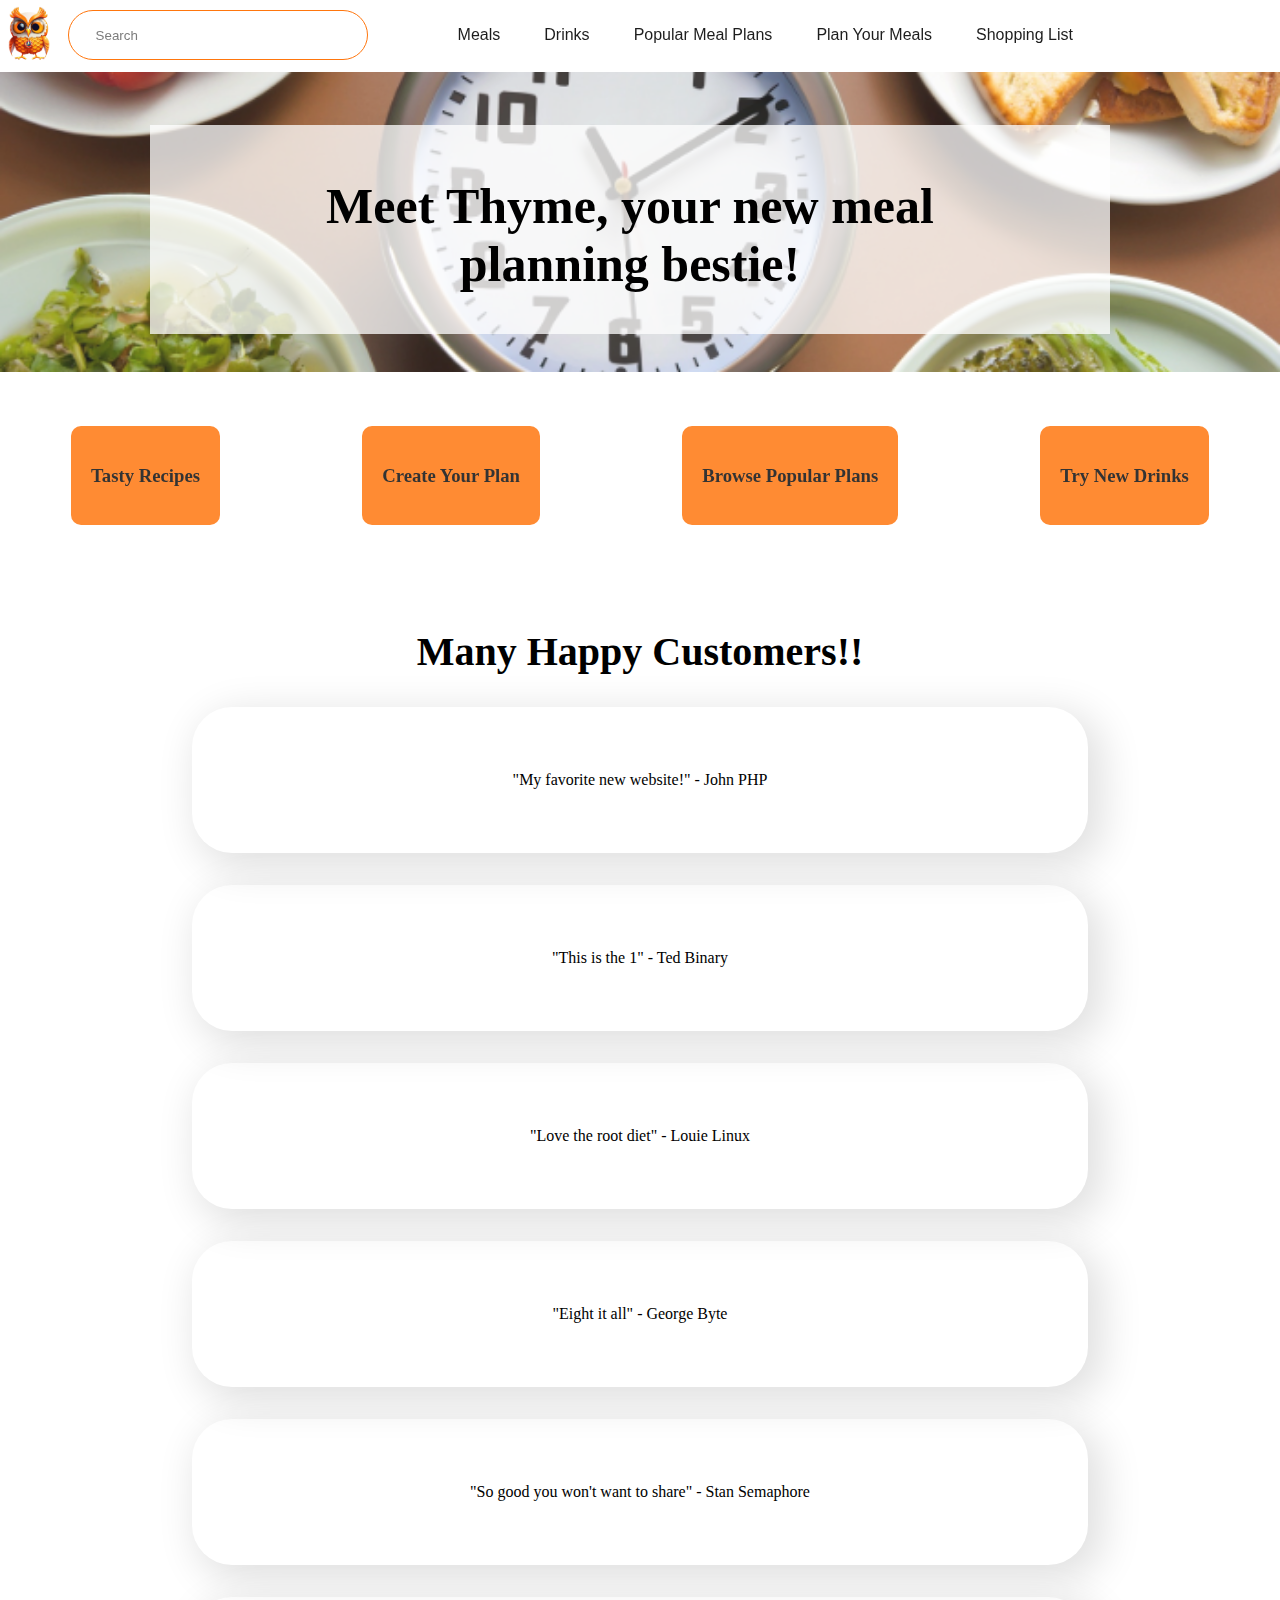
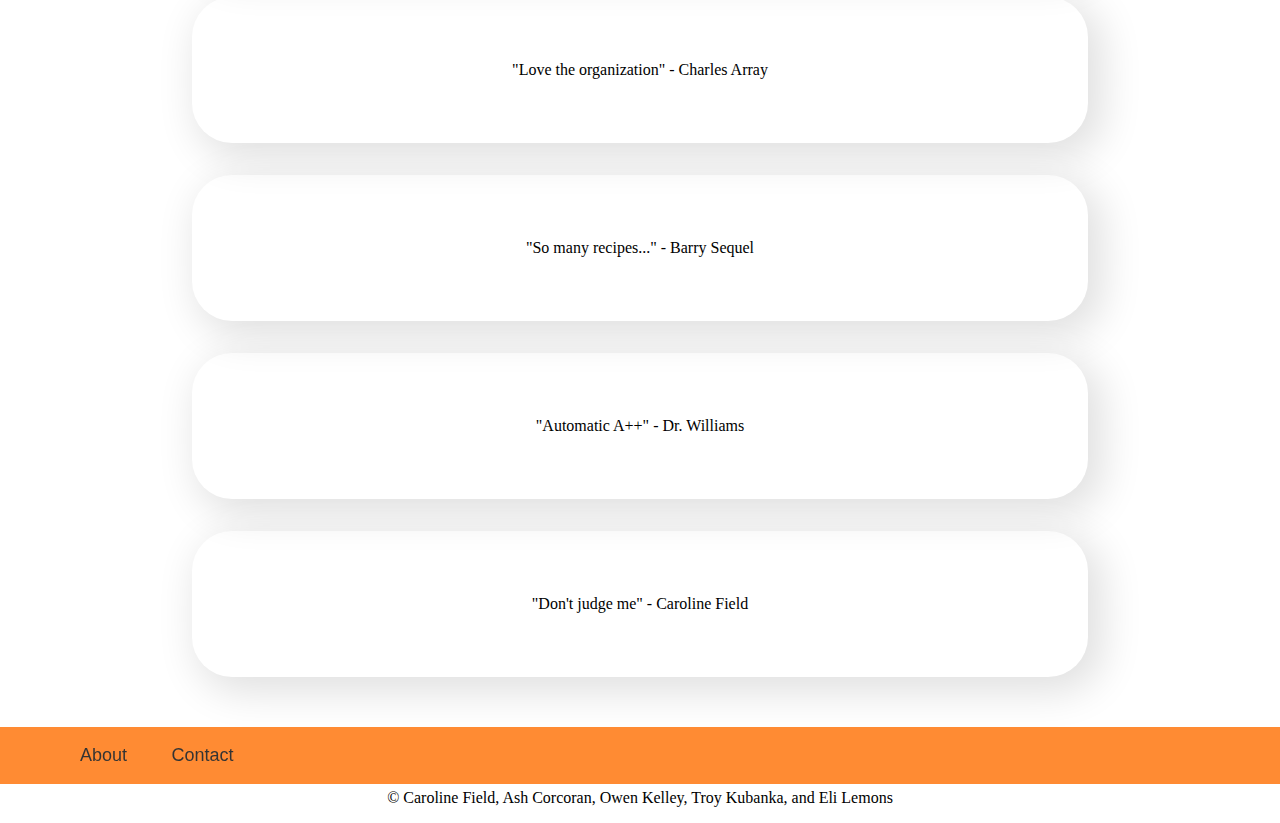
<file: index.html>
<!DOCTYPE html>
<html lang="en">
    <head>
        <title>Thyme</title>
        <link rel="icon" type="image/x-icon" href="./images/favicon.ico">
        <link rel="stylesheet" href="styles.css">
        <!-- cdnjs font-awesome for fonts/images like magnifier search -->
        <link rel="stylesheet" href="https://cdnjs.cloudflare.com/ajax/libs/font-awesome/6.5.2/css/all.min.css" 
        integrity="sha512-SnH5WK+bZxgPHs44uWIX+LLJAJ9/2PkPKZ5QiAj6Ta86w+fsb2TkcmfRyVX3pBnMFcV7oQPJkl9QevSCWr3W6A==" 
        crossorigin="anonymous" referrerpolicy="no-referrer" />
        <style>
          h2 {
     margin-left:auto;
     margin-right:auto;
     width: 75%;
     color: #000000;
     font-size: 50px;
  }

       .headerbox {
      position: absolute;
      top: 125px;
      left:150px;
      width: 75%;
       background-color:rgb(255 255 255 / 75%);
       }
        </style>

    </head>




    <nav>
	<img src="./images/thymeyboi_2.png" alt="a very cute orange owl" width="4.5%"/>
        <form class="input-container">

            <input type="text" class="input" placeholder="Search"/>
            <i class="fa-solid fa-magnifying-glass magnifier"></i>
        </form>
        <ul>
            <li><a href="all_meals.php">Meals</a></li>
	    <li><a href="all_drinks.php">Drinks</a></li>
            <li><a href="popularMealPlans.html">Popular Meal Plans</a></li>
            <li><a href="weekly_meal_plan.php">Plan Your Meals</a></li>
            <li><a href="shoppingList.php">Shopping List</a></li>
        </ul>
    </nav>

<body>
    <br>
    <br>
    <br>
    <br> 
   
  <div class="banner_image">
 
        <img class = "banner" src="images/foodclock.png" alt="" />
        <div class="headerbox">
	<h2> Meet Thyme, your new meal planning bestie!</h2> 
        </div>
  </div>
  <br>
  <br>
  <br>
  <div class="landing_2">

     <div class="icon_bin">

     <span class="fa-stack fa-lg" style="font-size:400%">
        <i class="fa fa-circle fa-stack-2x"></i>
        <i class="fa fa-burger fa-stack-1x"></i>
     </span> 
     <h3>Tasty Recipes</h3>
     </div>

     <div class="icon_bin">

     <span class="fa-stack fa-lg" style="font-size:400%">
        <i class="fa fa-circle fa-stack-2x"></i>
        <i class="fa fa-calendar fa-stack-1x" style="color:#ff6e00"></i>
     </span> 
     <h3>Create Your Plan</h3>
     </div>
  
     <div class="icon_bin">
     <span class="fa-stack fa-lg" style="font-size:400%">
        <i class="fa fa-circle fa-stack-2x"></i>
        <i class="fa fa-fire fa-stack-1x" style="color:#ff6e00"></i>
     </span> 
     <h3>Browse Popular Plans</h3>
     </div>
  
     <div class="icon_bin">
     <span class="fa-stack fa-lg" style="font-size:400%">
        <i class="fa fa-circle fa-stack-2x"></i>
        <i class="fa fa-martini-glass-citrus fa-stack-1x" style="color:#ff6e00"></i>
     </span> 
     <h3>Try New Drinks</h3>
     </div>
  
  </div>

  <br>
  <br>

    <main>
    </main>

    <h1> Many Happy Customers!! </h1>
    <div class="container" style="justify-content:center;margin-left:auto;margin-right:auto">
    <p> "My favorite new website!" - John PHP </p>
    </div>
    <div class="container" style="justify-content:center;margin-left:auto;margin-right:auto">
        <p>"This is the 1" - Ted Binary</p>
    </div>
    <div class="container" style="justify-content:center;margin-left:auto;margin-right:auto">
        <p>"Love the root diet" - Louie Linux</p>
    </div>
    <div class="container" style="justify-content:center;margin-left:auto;margin-right:auto">
        <p>"Eight it all" - George Byte</p>
    </div>
    <div class="container" style="justify-content:center;margin-left:auto;margin-right:auto">
        <p>"So good you won't want to share" - Stan Semaphore</p>
    </div>
    <div class="container" style="justify-content:center;margin-left:auto;margin-right:auto">
        <p>"Love the organization" - Charles Array</p>
    </div>
    <div class="container" style="justify-content:center;margin-left:auto;margin-right:auto">
        <p>"So many recipes..." - Barry Sequel</p>
    </div>
   
    <div class="container" style="justify-content:center;margin-left:auto;margin-right:auto">
        <p>"Automatic A++" - Dr. Williams</p>
    </div>

    <div class="container" style="justify-content:center;margin-left:auto;margin-right:auto">
        <p>"Don't judge me" - Caroline Field</p>
    </div>
  <br>
</body>

 <footer>
     <ul style="text-align: center; font-size: 18px;">
         <li><a href="about.html" style="text-decoration: none; color: black;">About<a></li>
         <li><a href="contact.html" style="text-decoration: none; color: black;">Contact</a></li>
     </ul>
    </footer>
        <p style="text-align: center; margin-top: 5px;
        ">&copy;<?php echo date("Y"); ?> Caroline Field, Ash Corcoran, Owen Kelley, Troy Kubanka, and Eli Lemons
        </p>

</html>
</file>
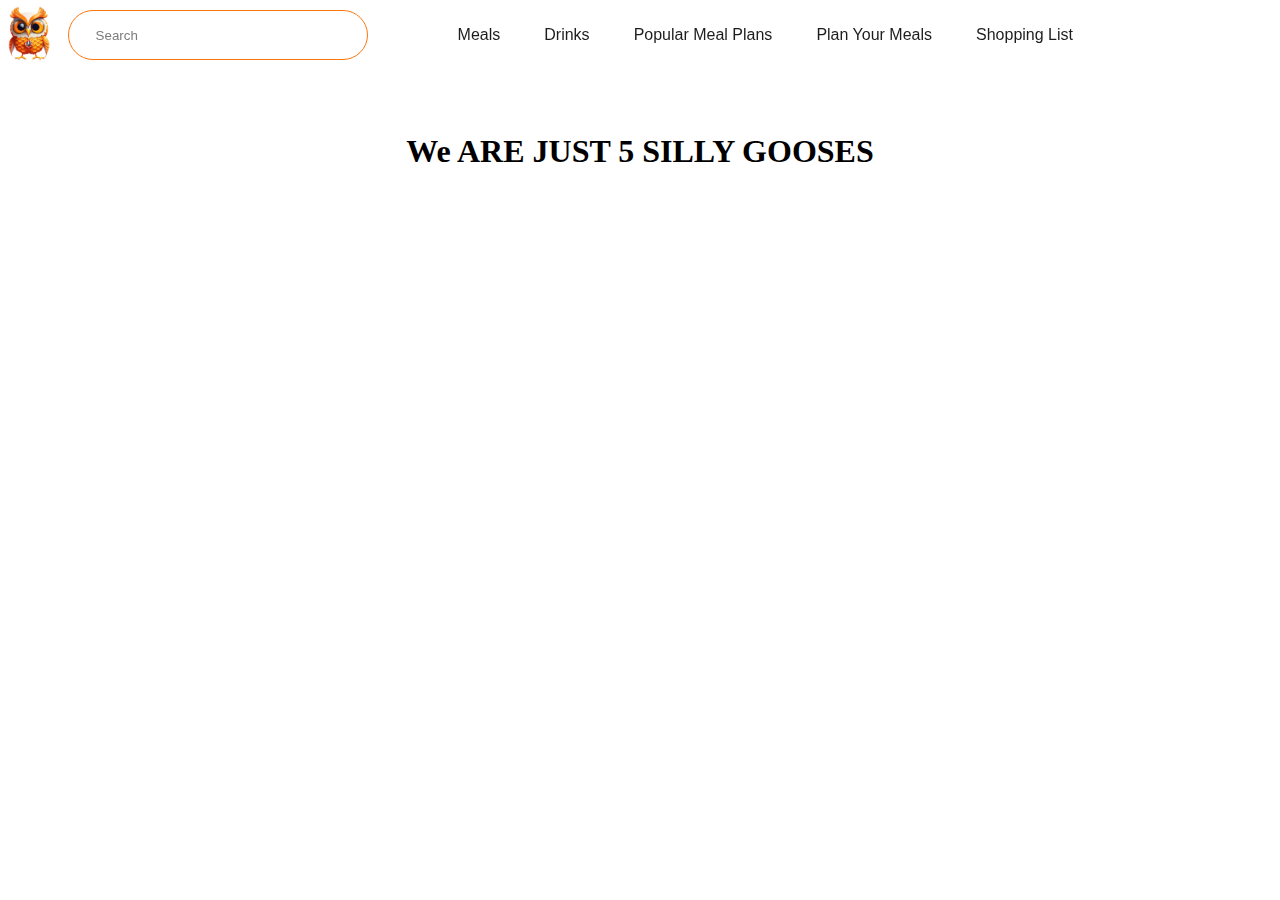
<file: about.html>
<!DOCTYPE html>
<html lang="en">
    <head>
        <title>Trending - MealPrep</title>
        <link rel="stylesheet" href="styles.css">
        <!-- cdnjs font-awesome for fonts/images like magnifier search -->
        <link rel="stylesheet" href="https://cdnjs.cloudflare.com/ajax/libs/font-awesome/6.5.2/css/all.min.css" 
        integrity="sha512-SnH5WK+bZxgPHs44uWIX+LLJAJ9/2PkPKZ5QiAj6Ta86w+fsb2TkcmfRyVX3pBnMFcV7oQPJkl9QevSCWr3W6A==" 
        crossorigin="anonymous" referrerpolicy="no-referrer" />
        <style>
        </style>

    </head>

<nav>
        <img src="./images/thymeyboi_2.png" alt="a very cute orange owl" width="4.5%"/>
         <form class="input-container">

             <input type="text" class="input" placeholder="Search"/>
             <i class="fa-solid fa-magnifying-glass magnifier"></i>
         </form>
         <ul>
             <li><a href="all_meals.php">Meals</a></li>
             <li><a href="all_drinks.php">Drinks</a></li>
             <li><a href="popularMealPlans.html">Popular Meal Plans</a></li>
             <li><a href="weekly_meal_plan.php">Plan Your Meals</a></li>
             <li><a href="shoppingList.php">Shopping List</a></li>
         </ul>
     </nav>
     <br>
     <br>
     <br>
     <br>
<body>

    
    <h1 style="font-size: 32px; text-align: center;"> We ARE JUST 5 SILLY GOOSES</h1>


</body>

</html>
</file>
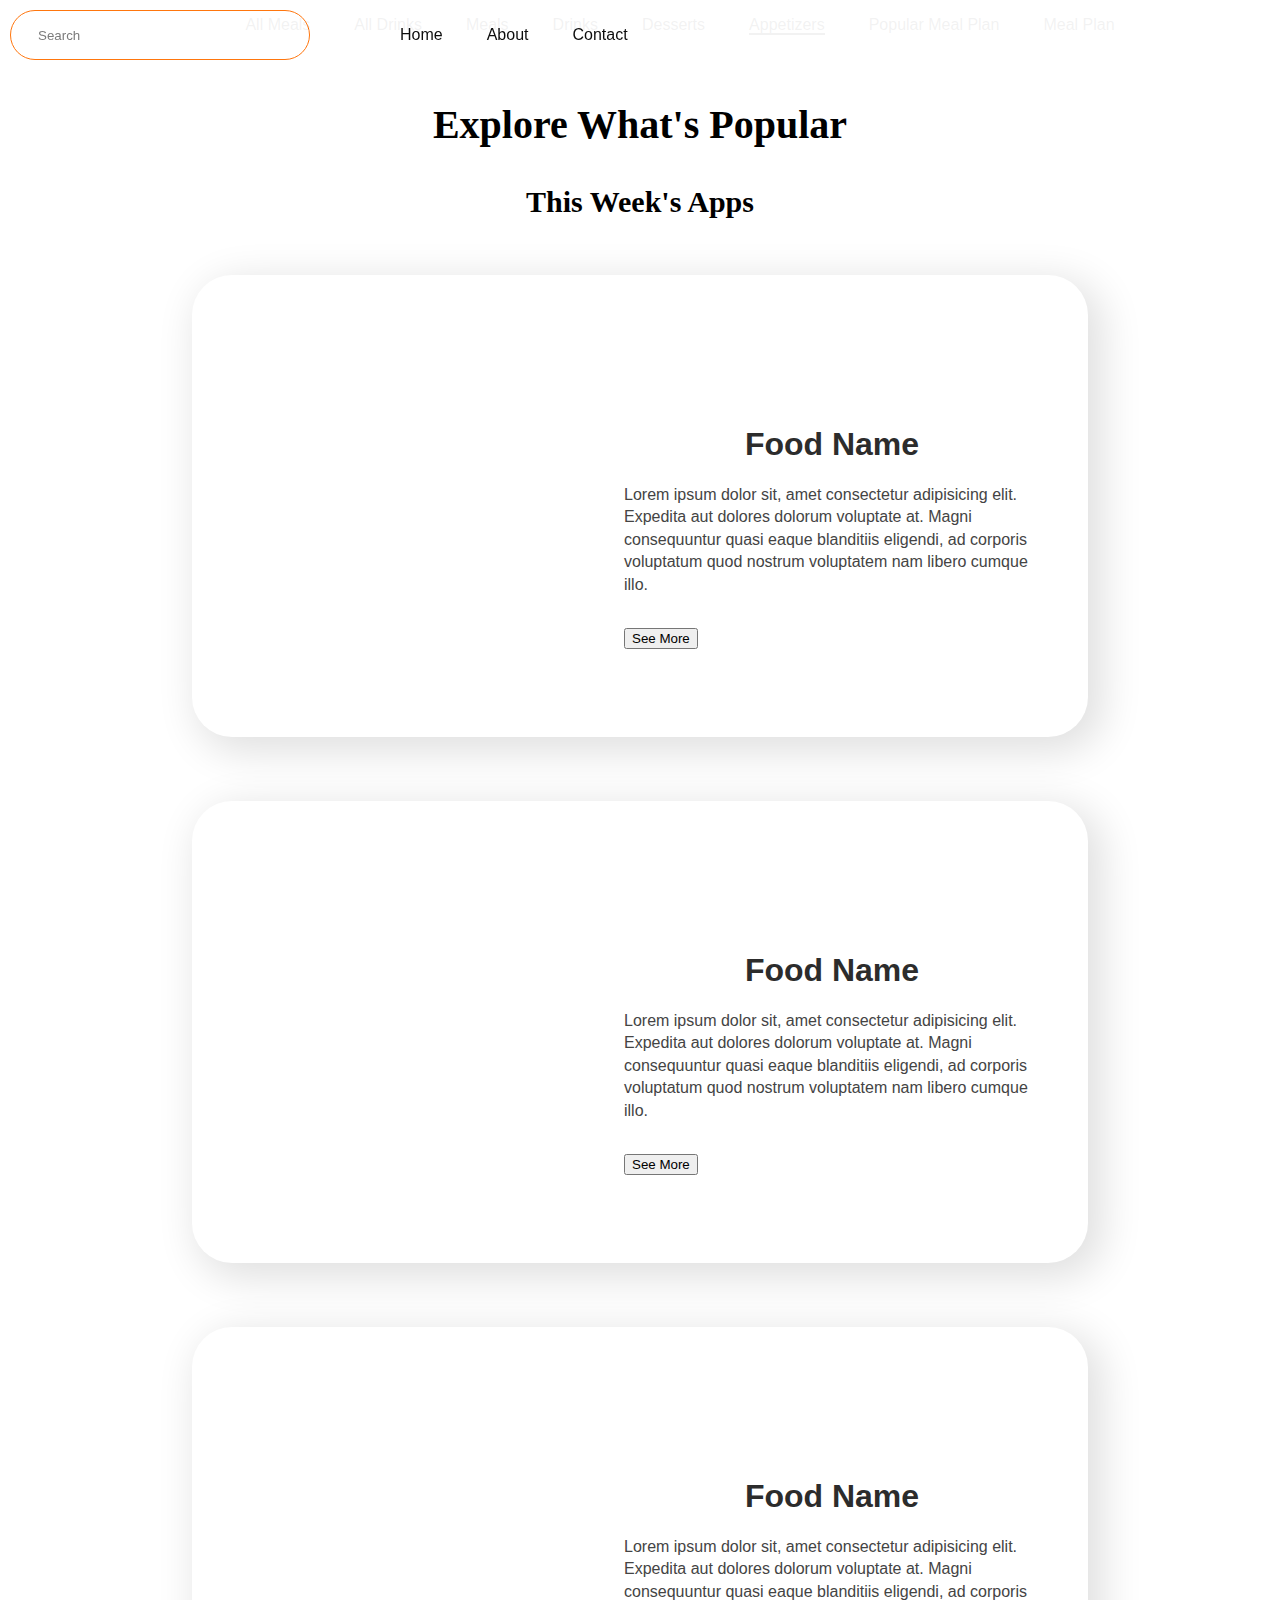
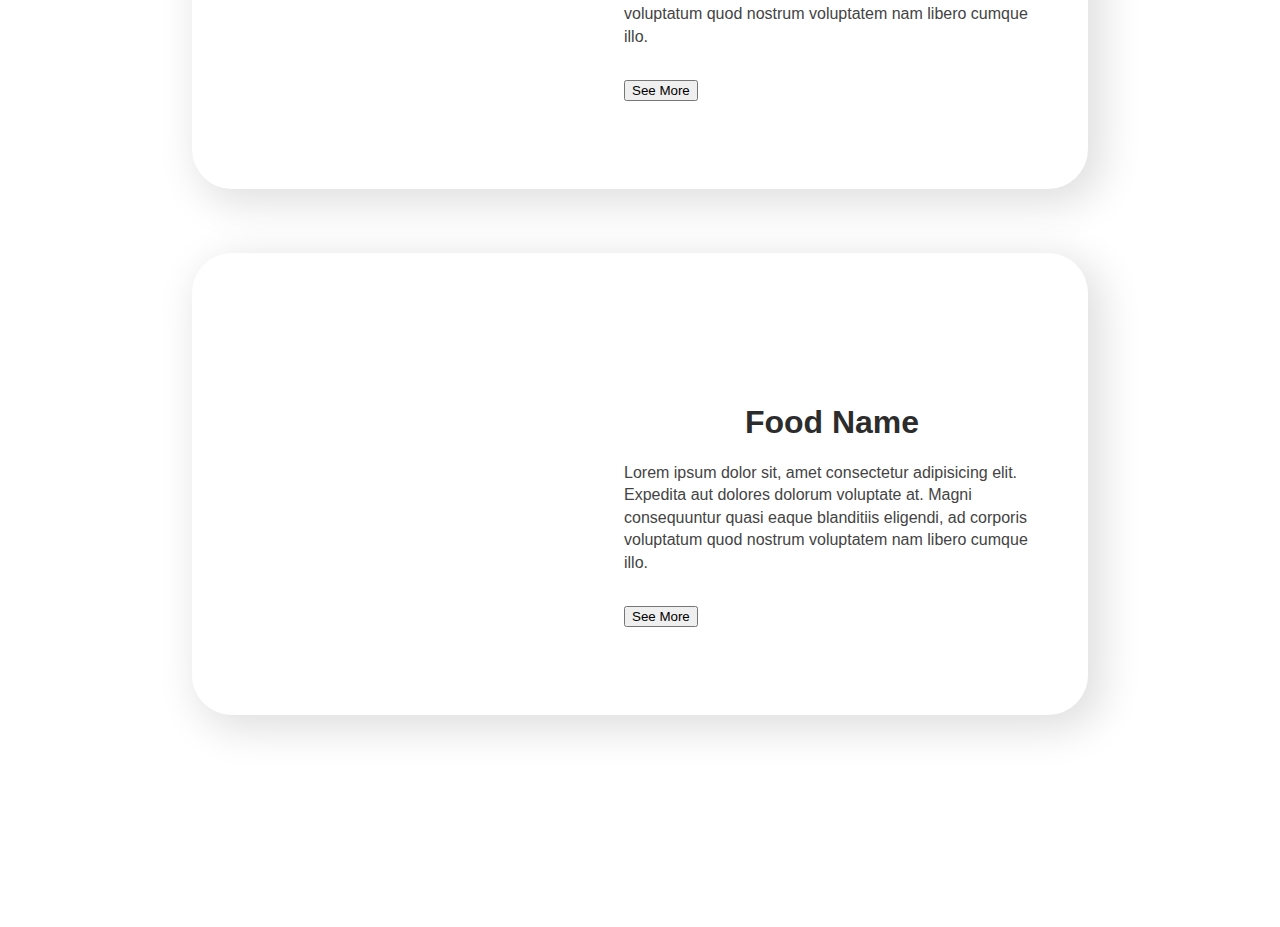
<file: popularApps.html>
<!DOCTYPE html>
<html lang="en">
    <head>
        <title>Trending - MealPrep</title>
        <link rel="stylesheet" href="styles.css">
        <!-- cdnjs font-awesome for fonts/images like magnifier search -->
        <link rel="stylesheet" href="https://cdnjs.cloudflare.com/ajax/libs/font-awesome/6.5.2/css/all.min.css" 
        integrity="sha512-SnH5WK+bZxgPHs44uWIX+LLJAJ9/2PkPKZ5QiAj6Ta86w+fsb2TkcmfRyVX3pBnMFcV7oQPJkl9QevSCWr3W6A==" 
        crossorigin="anonymous" referrerpolicy="no-referrer" />
        <style>
        </style>

    </head>


<body>


    <nav>
        <form class="input-container">
            <input type="text" class="input" placeholder="Search"/>
            <i class="fa-solid fa-magnifying-glass magnifier"></i>
        </form>

        <ul>
            <li>Home</li>
            <li>About</li>
            <li href="contact.html">Contact</li>
        </ul>
        <br>
    </nav>

    <ul style="text-align: center;">
        <li><a href="all_meals.php" style="text-decoration: none; color: black;">All Meals</a></li>
        <li><a href="all_drinks.php" style="text-decoration: none; color: black;">All Drinks</a></li>
        <li><a href="popularMeals.html" style="text-decoration: none; color: black;">Meals</a></li>
        <li><a href="popularDrinks.html" style="text-decoration: none; color: black;">Drinks</a></li>
        <li><a href="popularDesserts.html" style="text-decoration: none; color: black;">Desserts</a></li>
        <li><a href="" style="border-color: black; border-bottom: 2px solid; text-decoration: none; color: black;">Appetizers</a></li>
        <li><a href="popularMealPlans.html" style="text-decoration: none; color: black;">Popular Meal Plan</a></li>
        <li><a href="view_plan.php" style="text-decoration: none; color: black;">Meal Plan</a></li>
    </ul>
    <h1 style="text-align: center; padding-top: 40px; font-size: 40px; font-family: Cambria, Cochin, Georgia, Times, 'Times New Roman', serif;">Explore What's Popular</h1>
    <h2 style="text-align: center; padding-top: 10px; font-size: 30px; font-family: Cambria, Cochin, Georgia, Times, 'Times New Roman', serif;">This Week's Apps</h2>


    <main>
        <div class="container">
            <div class="img"></div>

            <div class="content-container">
                <h1 class="title">Food Name</h1>
                <p class="info">Lorem ipsum dolor sit, amet consectetur adipisicing elit. 
                    Expedita aut dolores dolorum voluptate at. Magni consequuntur quasi eaque blanditiis eligendi, 
                    ad corporis voluptatum quod nostrum voluptatem nam libero cumque illo.</p>
                <a href="#"><button> See More </button></a>

            </div>
        </div>
    </main>

    <main>
        <div class="container">
            <div class="img"></div>

            <div class="content-container">
                <h1 class="title">Food Name</h1>
                <p class="info">Lorem ipsum dolor sit, amet consectetur adipisicing elit. 
                    Expedita aut dolores dolorum voluptate at. Magni consequuntur quasi eaque blanditiis eligendi, 
                    ad corporis voluptatum quod nostrum voluptatem nam libero cumque illo.</p>
                <a href="#"><button> See More </button></a>
            </div>
        </div>
    </main>

    <main>
        <div class="container">
            <div class="img"></div>

            <div class="content-container">
                <h1 class="title">Food Name</h1>
                <p class="info">Lorem ipsum dolor sit, amet consectetur adipisicing elit. 
                    Expedita aut dolores dolorum voluptate at. Magni consequuntur quasi eaque blanditiis eligendi, 
                    ad corporis voluptatum quod nostrum voluptatem nam libero cumque illo.</p>
                <a href="#"><button> See More </button></a>
            </div>
        </div>
    </main>

    <main>
        <div class="container">
            <div class="img"></div>

            <div class="content-container">
                <h1 class="title">Food Name</h1>
                <p class="info">Lorem ipsum dolor sit, amet consectetur adipisicing elit. 
                    Expedita aut dolores dolorum voluptate at. Magni consequuntur quasi eaque blanditiis eligendi, 
                    ad corporis voluptatum quod nostrum voluptatem nam libero cumque illo.</p>
                <a href="#"><button> See More </button></a>
            </div>
        </div>
    </main>

    <section class="ingredients"></section>


</body>

</html>
</file>
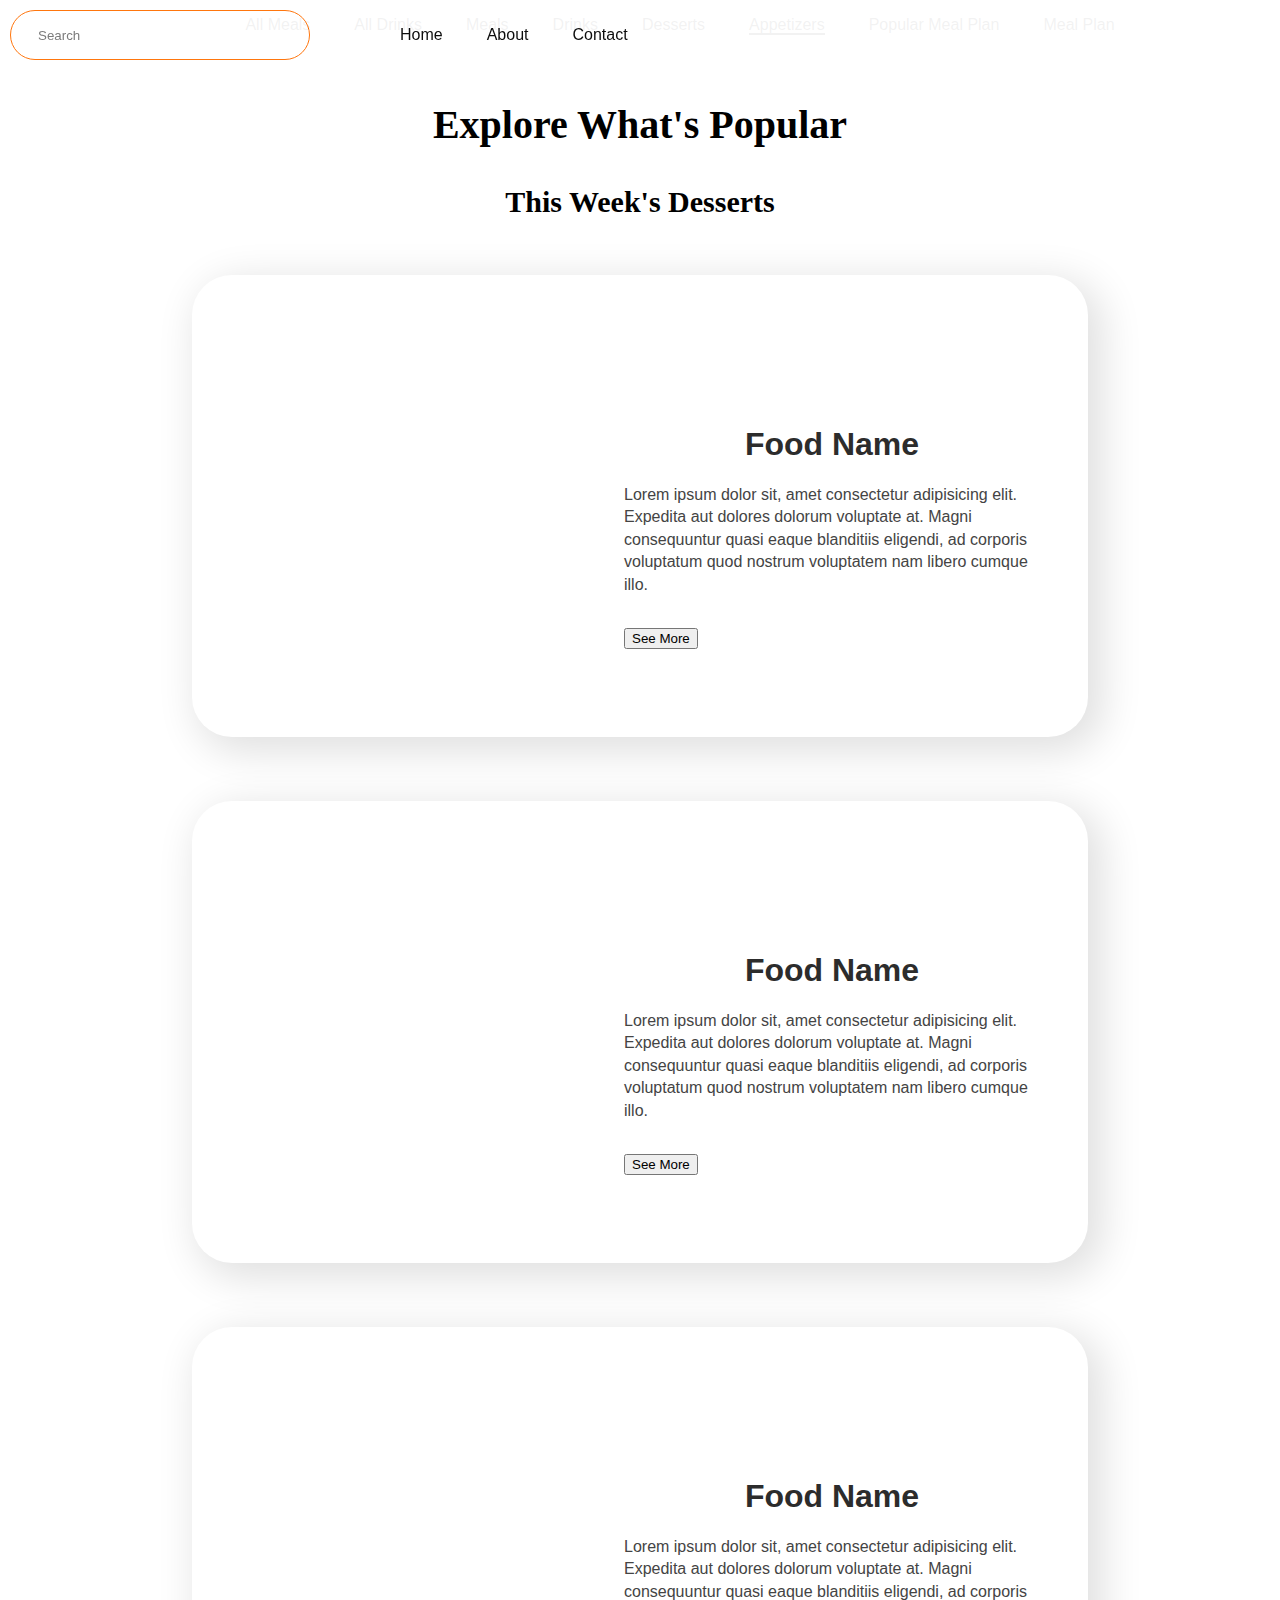
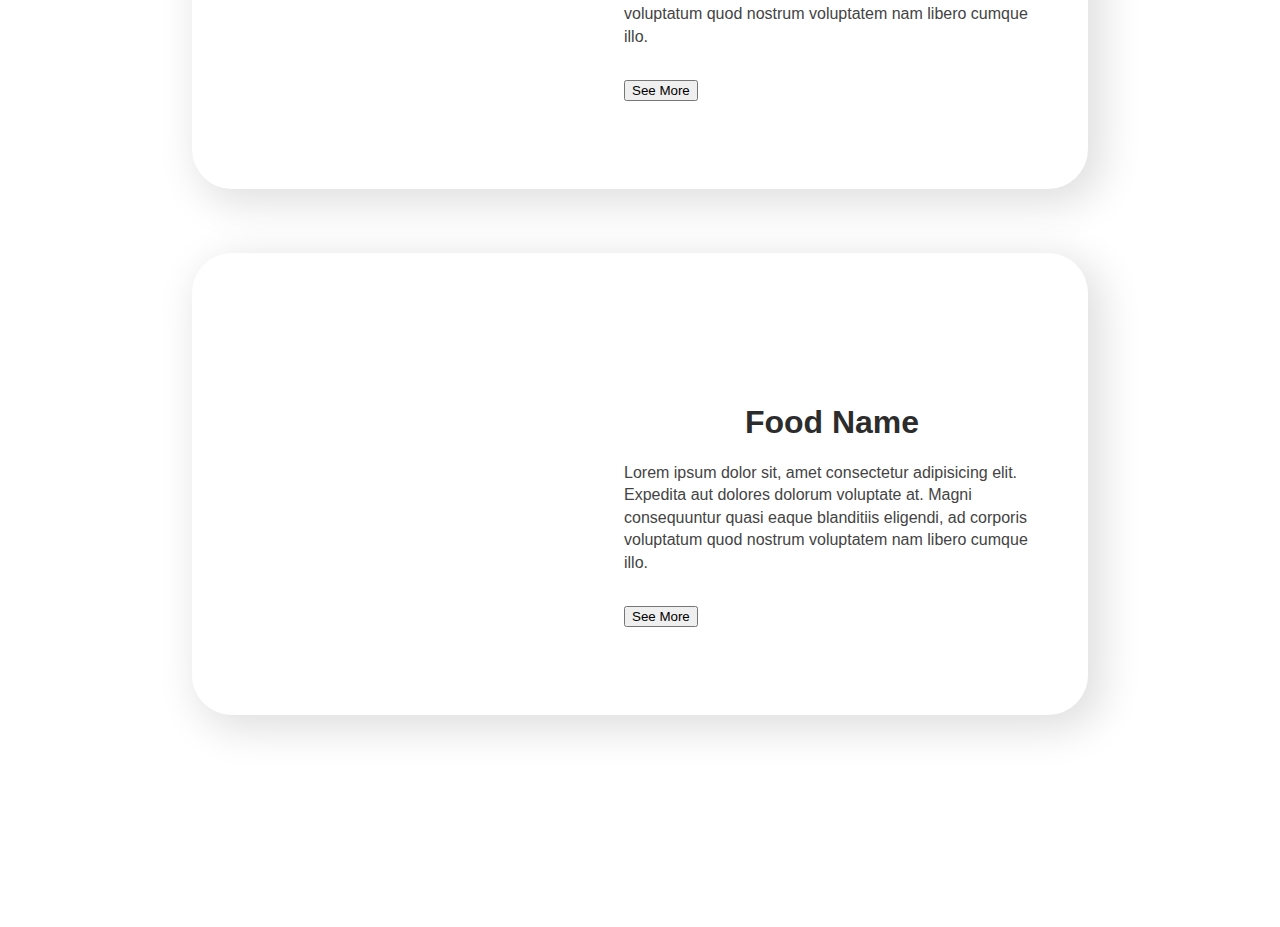
<file: popularDesserts.html>
<!DOCTYPE html>
<html lang="en">
    <head>
        <title>Trending - MealPrep</title>
        <link rel="stylesheet" href="styles.css">
        <!-- cdnjs font-awesome for fonts/images like magnifier search -->
        <link rel="stylesheet" href="https://cdnjs.cloudflare.com/ajax/libs/font-awesome/6.5.2/css/all.min.css" 
        integrity="sha512-SnH5WK+bZxgPHs44uWIX+LLJAJ9/2PkPKZ5QiAj6Ta86w+fsb2TkcmfRyVX3pBnMFcV7oQPJkl9QevSCWr3W6A==" 
        crossorigin="anonymous" referrerpolicy="no-referrer" />
        <style>
        </style>

    </head>


<body>


    <nav>
        <form class="input-container">
            <input type="text" class="input" placeholder="Search"/>
            <i class="fa-solid fa-magnifying-glass magnifier"></i>
        </form>

        <ul>
            <li>Home</li>
            <li>About</li>
            <li href="contact.html">Contact</li>
        </ul>
        <br>
    </nav>

    <ul style="text-align: center;">
        <li><a href="all_meals.php" style="text-decoration: none; color: black;">All Meals</a></li>
        <li><a href="all_drinks.php" style="text-decoration: none; color: black;">All Drinks</a></li>
        <li><a href="popularMeals.html" style="text-decoration: none; color: black;">Meals</a></li>
        <li><a href="popularDrinks.html" style="text-decoration: none; color: black;">Drinks</a></li>
        <li><a href="popularDesserts.html" style="text-decoration: none; color: black;">Desserts</a></li>
        <li><a href="" style="border-color: black; border-bottom: 2px solid; text-decoration: none; color: black;">Appetizers</a></li>
        <li><a href="popularMealPlans.html" style="text-decoration: none; color: black;">Popular Meal Plan</a></li>
        <li><a href="view_plan.php" style="text-decoration: none; color: black;">Meal Plan</a></li>
    </ul>

    <h1 style="text-align: center; padding-top: 40px; font-size: 40px; font-family: Cambria, Cochin, Georgia, Times, 'Times New Roman', serif;">Explore What's Popular</h1>
    <h2 style="text-align: center; padding-top: 10px; font-size: 30px; font-family: Cambria, Cochin, Georgia, Times, 'Times New Roman', serif;">This Week's Desserts</h2>


    <main>
        <div class="container">
            <div class="img"></div>

            <div class="content-container">
                <h1 class="title">Food Name</h1>
                <p class="info">Lorem ipsum dolor sit, amet consectetur adipisicing elit. 
                    Expedita aut dolores dolorum voluptate at. Magni consequuntur quasi eaque blanditiis eligendi, 
                    ad corporis voluptatum quod nostrum voluptatem nam libero cumque illo.</p>
                <a href="#"><button> See More </button></a>

            </div>
        </div>
    </main>

    <main>
        <div class="container">
            <div class="img"></div>

            <div class="content-container">
                <h1 class="title">Food Name</h1>
                <p class="info">Lorem ipsum dolor sit, amet consectetur adipisicing elit. 
                    Expedita aut dolores dolorum voluptate at. Magni consequuntur quasi eaque blanditiis eligendi, 
                    ad corporis voluptatum quod nostrum voluptatem nam libero cumque illo.</p>
                <a href="#"><button> See More </button></a>

            </div>
        </div>
    </main>

    <main>
        <div class="container">
            <div class="img"></div>

            <div class="content-container">
                <h1 class="title">Food Name</h1>
                <p class="info">Lorem ipsum dolor sit, amet consectetur adipisicing elit. 
                    Expedita aut dolores dolorum voluptate at. Magni consequuntur quasi eaque blanditiis eligendi, 
                    ad corporis voluptatum quod nostrum voluptatem nam libero cumque illo.</p>
                <a href="#"><button> See More </button></a>

            </div>
        </div>
    </main>

    <main>
        <div class="container">
            <div class="img"></div>

            <div class="content-container">
                <h1 class="title">Food Name</h1>
                <p class="info">Lorem ipsum dolor sit, amet consectetur adipisicing elit. 
                    Expedita aut dolores dolorum voluptate at. Magni consequuntur quasi eaque blanditiis eligendi, 
                    ad corporis voluptatum quod nostrum voluptatem nam libero cumque illo.</p>
                <a href="#"><button> See More </button></a>

            </div>
        </div>
    </main>

    <section class="ingredients"></section>


</body>

</html>
</file>
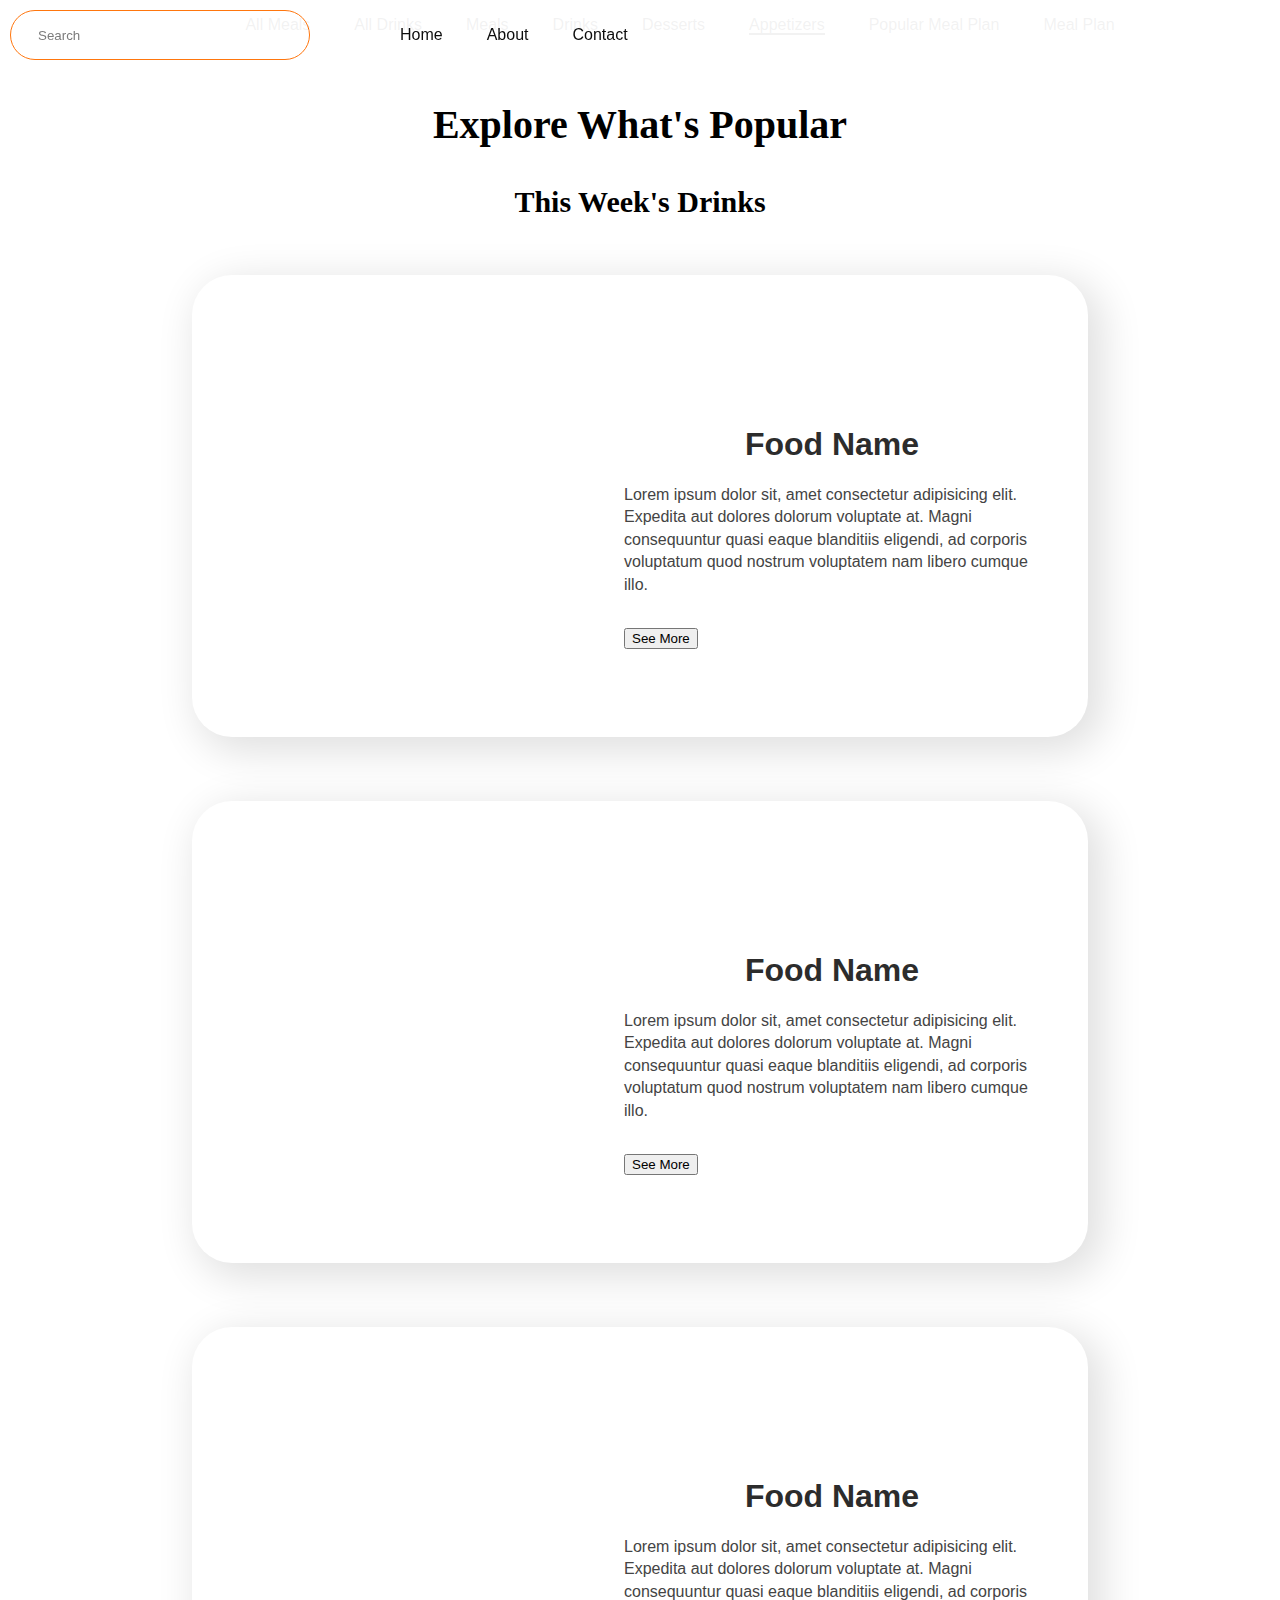
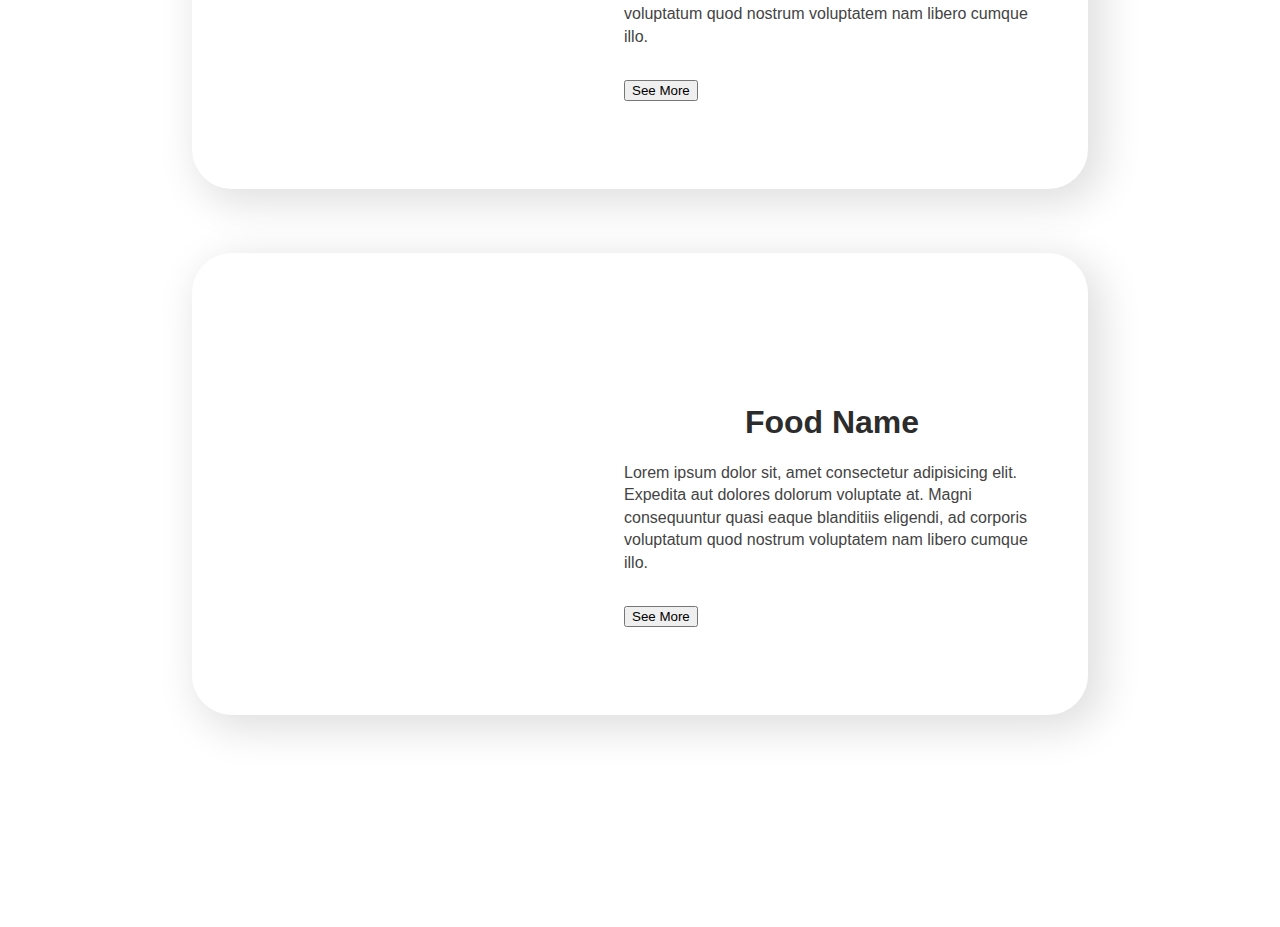
<file: popularDrinks.html>
<!DOCTYPE html>
<html lang="en">
    <head>
        <title>Trending - MealPrep</title>
        <link rel="stylesheet" href="styles.css">
        <!-- cdnjs font-awesome for fonts/images like magnifier search -->
        <link rel="stylesheet" href="https://cdnjs.cloudflare.com/ajax/libs/font-awesome/6.5.2/css/all.min.css" 
        integrity="sha512-SnH5WK+bZxgPHs44uWIX+LLJAJ9/2PkPKZ5QiAj6Ta86w+fsb2TkcmfRyVX3pBnMFcV7oQPJkl9QevSCWr3W6A==" 
        crossorigin="anonymous" referrerpolicy="no-referrer" />
        <style>
        </style>

    </head>


<body>


    <nav>
        <form class="input-container">
            <input type="text" class="input" placeholder="Search"/>
            <i class="fa-solid fa-magnifying-glass magnifier"></i>
        </form>

        <ul>
            <li>Home</li>
            <li>About</li>
            <li href="contact.html">Contact</li>
        </ul>
        <br>
    </nav>

    <ul style="text-align: center;">
        <li><a href="all_meals.php" style="text-decoration: none; color: black;">All Meals</a></li>
        <li><a href="all_drinks.php" style="text-decoration: none; color: black;">All Drinks</a></li>
        <li><a href="popularMeals.html" style="text-decoration: none; color: black;">Meals</a></li>
        <li><a href="popularDrinks.html" style="text-decoration: none; color: black;">Drinks</a></li>
        <li><a href="popularDesserts.html" style="text-decoration: none; color: black;">Desserts</a></li>
        <li><a href="" style="border-color: black; border-bottom: 2px solid; text-decoration: none; color: black;">Appetizers</a></li>
        <li><a href="popularMealPlans.html" style="text-decoration: none; color: black;">Popular Meal Plan</a></li>
        <li><a href="view_plan.php" style="text-decoration: none; color: black;">Meal Plan</a></li>
    </ul>

    <h1 style="text-align: center; padding-top: 40px; font-size: 40px; font-family: Cambria, Cochin, Georgia, Times, 'Times New Roman', serif;">Explore What's Popular</h1>
    <h2 style="text-align: center; padding-top: 10px; font-size: 30px; font-family: Cambria, Cochin, Georgia, Times, 'Times New Roman', serif;">This Week's Drinks</h2>

    <main>
        <div class="container">
            <div class="img"></div>

            <div class="content-container">
                <h1 class="title">Food Name</h1>
                <p class="info">Lorem ipsum dolor sit, amet consectetur adipisicing elit. 
                    Expedita aut dolores dolorum voluptate at. Magni consequuntur quasi eaque blanditiis eligendi, 
                    ad corporis voluptatum quod nostrum voluptatem nam libero cumque illo.</p>
                <a href="#"><button> See More </button></a>
            </div>
        </div>
    </main>

    <main>
        <div class="container">
            <div class="img"></div>

            <div class="content-container">
                <h1 class="title">Food Name</h1>
                <p class="info">Lorem ipsum dolor sit, amet consectetur adipisicing elit. 
                    Expedita aut dolores dolorum voluptate at. Magni consequuntur quasi eaque blanditiis eligendi, 
                    ad corporis voluptatum quod nostrum voluptatem nam libero cumque illo.</p>
                <a href="#"><button> See More </button></a>

            </div>
        </div>
    </main>

    <main>
        <div class="container">
            <div class="img"></div>

            <div class="content-container">
                <h1 class="title">Food Name</h1>
                <p class="info">Lorem ipsum dolor sit, amet consectetur adipisicing elit. 
                    Expedita aut dolores dolorum voluptate at. Magni consequuntur quasi eaque blanditiis eligendi, 
                    ad corporis voluptatum quod nostrum voluptatem nam libero cumque illo.</p>
                <a href="#"><button> See More </button></a>

            </div>
        </div>
    </main>

    <main>
        <div class="container">
            <div class="img"></div>

            <div class="content-container">
                <h1 class="title">Food Name</h1>
                <p class="info">Lorem ipsum dolor sit, amet consectetur adipisicing elit. 
                    Expedita aut dolores dolorum voluptate at. Magni consequuntur quasi eaque blanditiis eligendi, 
                    ad corporis voluptatum quod nostrum voluptatem nam libero cumque illo.</p>
                <a href="#"><button> See More </button></a>

            </div>
        </div>
    </main>

    <section class="ingredients"></section>







</body>

</html>
</file>
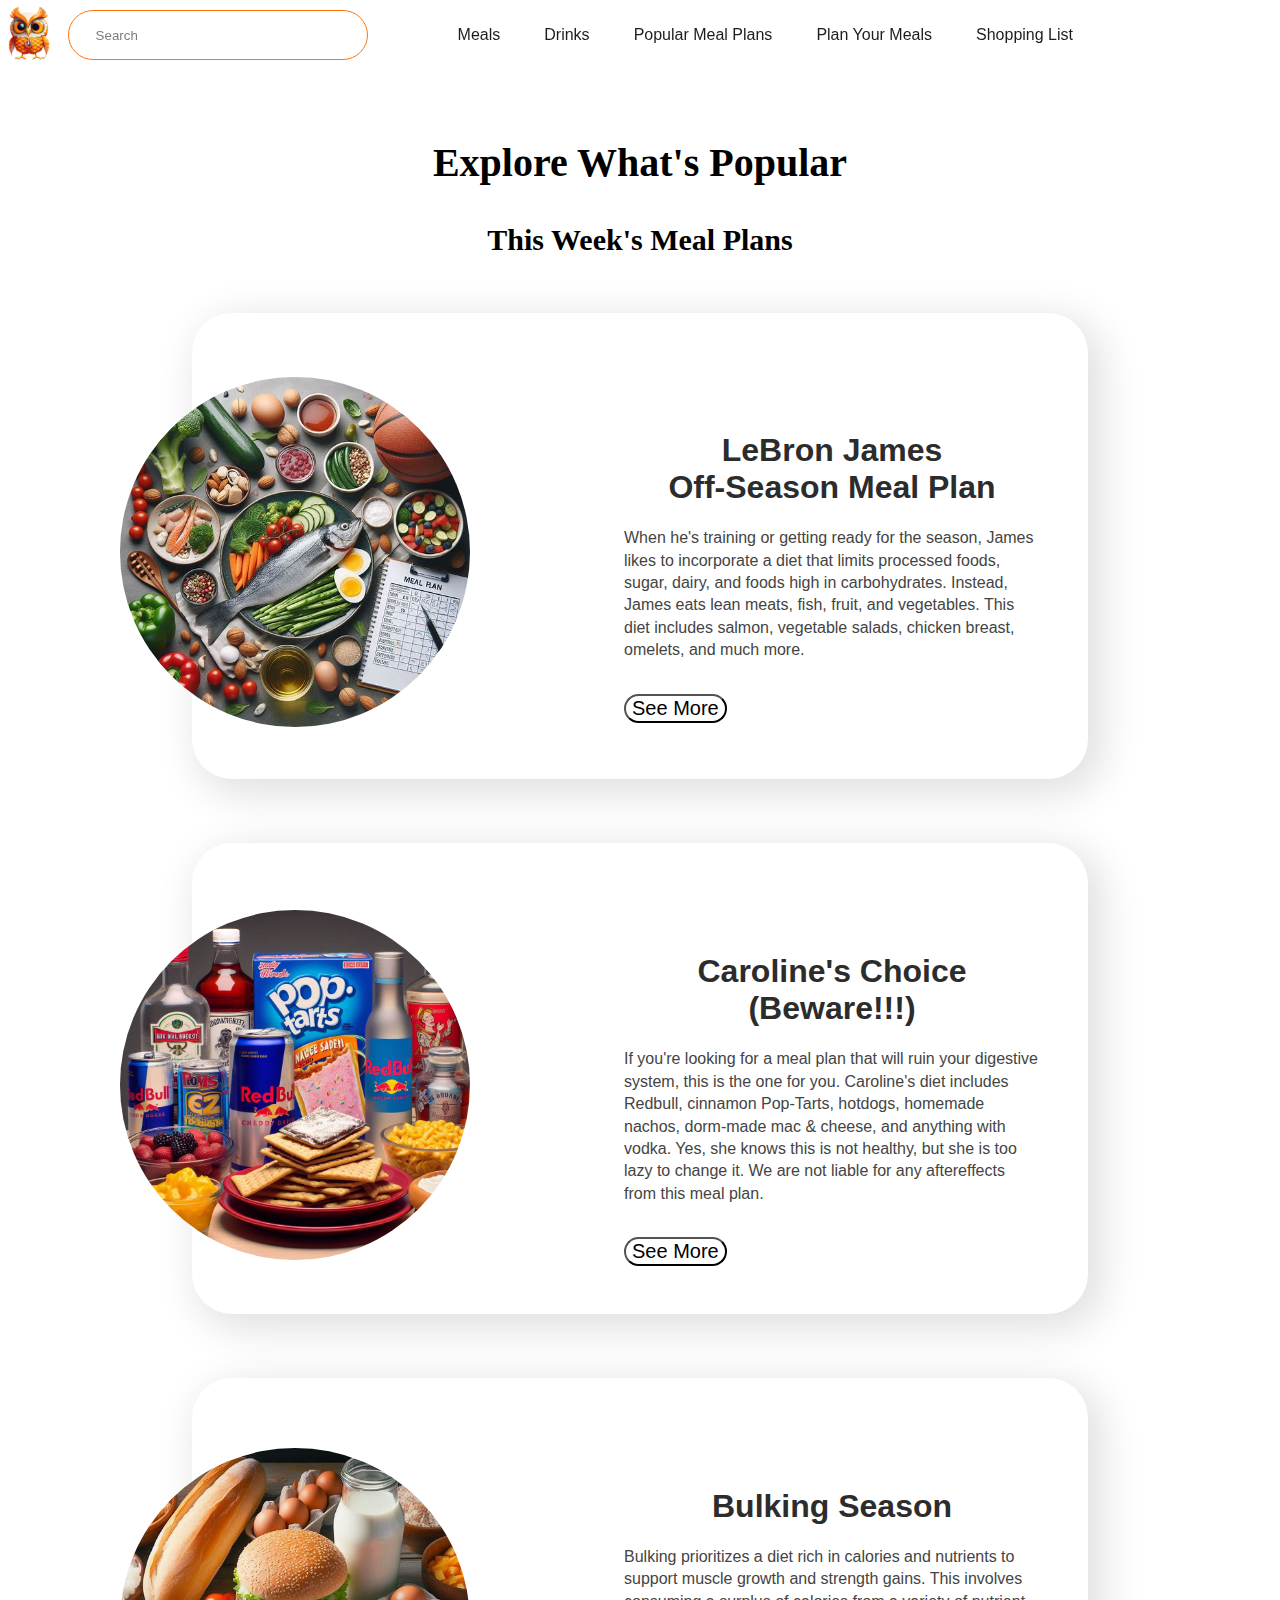
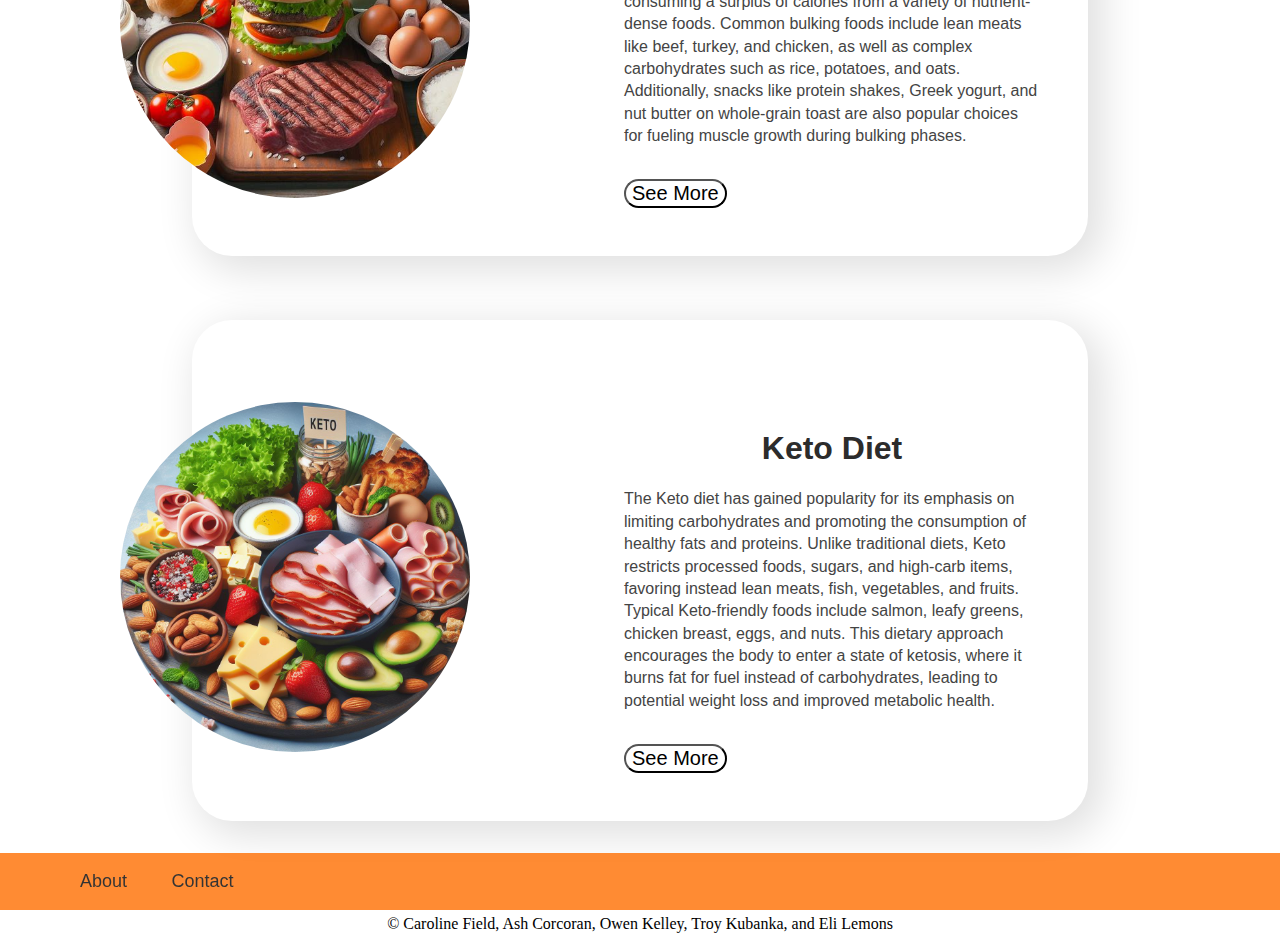
<file: popularMealPlans.html>
<!DOCTYPE html>
<html lang="en">
    <head>
        <title>Trending - MealPrep</title>
        <link rel="stylesheet" href="styles.css">
        <!-- cdnjs font-awesome for fonts/images like magnifier search -->
        <link rel="stylesheet" href="https://cdnjs.cloudflare.com/ajax/libs/font-awesome/6.5.2/css/all.min.css" 
        integrity="sha512-SnH5WK+bZxgPHs44uWIX+LLJAJ9/2PkPKZ5QiAj6Ta86w+fsb2TkcmfRyVX3pBnMFcV7oQPJkl9QevSCWr3W6A==" 
        crossorigin="anonymous" referrerpolicy="no-referrer" />
        <style>
        </style>

    </head>


<body>

    
 <nav>
	<img src="./images/thymeyboi_2.png" alt="a very cute orange owl" width="4.5%"/>
        <form class="input-container">

            <input type="text" class="input" placeholder="Search"/>
            <i class="fa-solid fa-magnifying-glass magnifier"></i>
        </form>
        <ul>
            <li><a href="all_meals.php">Meals</a></li>
	    <li><a href="all_drinks.php">Drinks</a></li>
            <li><a href="popularMealPlans.html">Popular Meal Plans</a></li>
            <li><a href="weekly_meal_plan.php">Plan Your Meals</a></li>
            <li><a href="shoppingList.php">Shopping List</a></li>
        </ul>
    </nav>
     <br>
      <br>
     <br>
     <br>
    

    <h1 style="text-align: center; padding-top: 40px; font-size: 40px; font-family: Cambria, Cochin, Georgia, Times, 'Times New Roman', serif;">Explore What's Popular</h1>
    <h2 style="text-align: center; padding-top: 10px; font-size: 30px; font-family: Cambria, Cochin, Georgia, Times, 'Times New Roman', serif;">This Week's Meal Plans</h2>


    <main>
        <div class="container">
            <div> <img class="img" src="FoodPlanImg/jamesFood.jpeg"></div>

            <div class="content-container">
                <h1 style="text-align: center;">LeBron James <br> Off-Season Meal Plan</h1>
                <p >When he's training or getting ready for the season, James likes to incorporate a diet that limits 
                    processed foods, sugar, dairy, and foods high in carbohydrates. Instead, James eats lean meats, fish, fruit, and vegetables. 
                    This diet includes salmon, vegetable salads, chicken breast, omelets, and much more.</p>
                    <a id="PDFTab" onclick="window.open('popMealDetails/LeBron James Off-Season Meal Plan.pdf', '_blank', 'noopener');">
                        <button class="seeMoreButton" style="border-radius: 20px; font-size: 20px; background: white;"
                            > See More </button>
                    </a>

            </div>
        </div>
    </main>

    <main>
        <div class="container">
            <div> <img class="img" src="FoodPlanImg/carolineDiet.jpeg"></div>

            <div class="content-container">
                <h1 style="text-align: center;">Caroline's Choice <br> (Beware!!!)</h1>
                <p class="info">If you're looking for a meal plan that will ruin your digestive system, this is the one for you.
                Caroline's diet includes Redbull, cinnamon Pop-Tarts, hotdogs, homemade nachos, dorm-made mac &amp; cheese, and anything with vodka. 
                Yes, she knows this is not healthy, but she is too lazy to change it. 
                We are not liable for any aftereffects from this meal plan. </p>
                <a id="PDFTab" onclick="window.open('popMealDetails/Carolines Choices.pdf', '_blank', 'noopener');">
                    <button class="seeMoreButton" style="border-radius: 20px; font-size: 20px; background: white;"> See More </button>
                </a>

            </div>
        </div>
    </main>

    <main>
        <div class="container">
            <div> <img class="img" src="FoodPlanImg/bulk.jpeg"></div>

            <div class="content-container">
                <h1 style="text-align: center;">Bulking Season</h1>
                <p class="info">Bulking prioritizes a diet rich in calories and
                     nutrients to support muscle growth and strength gains. This involves consuming a surplus
                      of calories from a variety of nutrient-dense foods. 
                       Common bulking foods include lean meats like beef, turkey, and chicken, as well as complex carbohydrates 
                       such as rice, potatoes, and oats. Additionally, snacks like protein shakes, Greek yogurt, and nut 
                       butter on whole-grain toast are also popular choices for fueling muscle growth during bulking phases.

                </p>
                <a id="PDFTab" onclick="window.open('popMealDetails/Bulking Season.pdf', '_blank', 'noopener');">
                    <button class="seeMoreButton" style="border-radius: 20px; font-size: 20px; background: white;"> See More </button>
                </a>
               

            </div>
        </div>
    </main>

    <main>
        <div class="container">
            <div> <img class="img" src="FoodPlanImg/keto.jpeg"></div>

            <div class="content-container">
                <h1 style="text-align: center;">Keto Diet</h1>
                <p class="info">The Keto diet has gained popularity for its emphasis on limiting carbohydrates 
                    and promoting the consumption of healthy fats and proteins. Unlike traditional diets, Keto 
                    restricts processed foods, sugars, and high-carb items, favoring instead lean meats, fish, 
                    vegetables, and fruits. Typical Keto-friendly foods include salmon, leafy greens, chicken 
                    breast, eggs, and nuts. This dietary approach encourages the body to enter a state of ketosis,
                    where it burns fat for fuel instead of carbohydrates, leading to potential weight loss and 
                    improved metabolic health.</p>
                    <a id="PDFTab" onclick="window.open('popMealDetails/Keto Diet Meal Plan.pdf', '_blank', 'noopener');">
                        <button class="seeMoreButton" style="border-radius: 20px; font-size: 20px; background: white;"> See More </button>
                    </a>

            </div>
        </div>
    </main>

  <!--   <section class="ingredients"></section>    -->

</body>

    
     <footer>
     <ul style="text-align: center; font-size: 18px;">
         <li><a href="about.html" style="text-decoration: none; color: black;">About<a></li>
         <li><a href="contact.html" style="text-decoration: none; color: black;">Contact</a></li>
     </ul>
    </footer>
        <p style="text-align: center; margin-top: 5px;
        ">&copy;<?php echo date("Y"); ?> Caroline Field, Ash Corcoran, Owen Kelley, Troy Kubanka, and Eli Lemons
        </p>

            
</html>
</file>
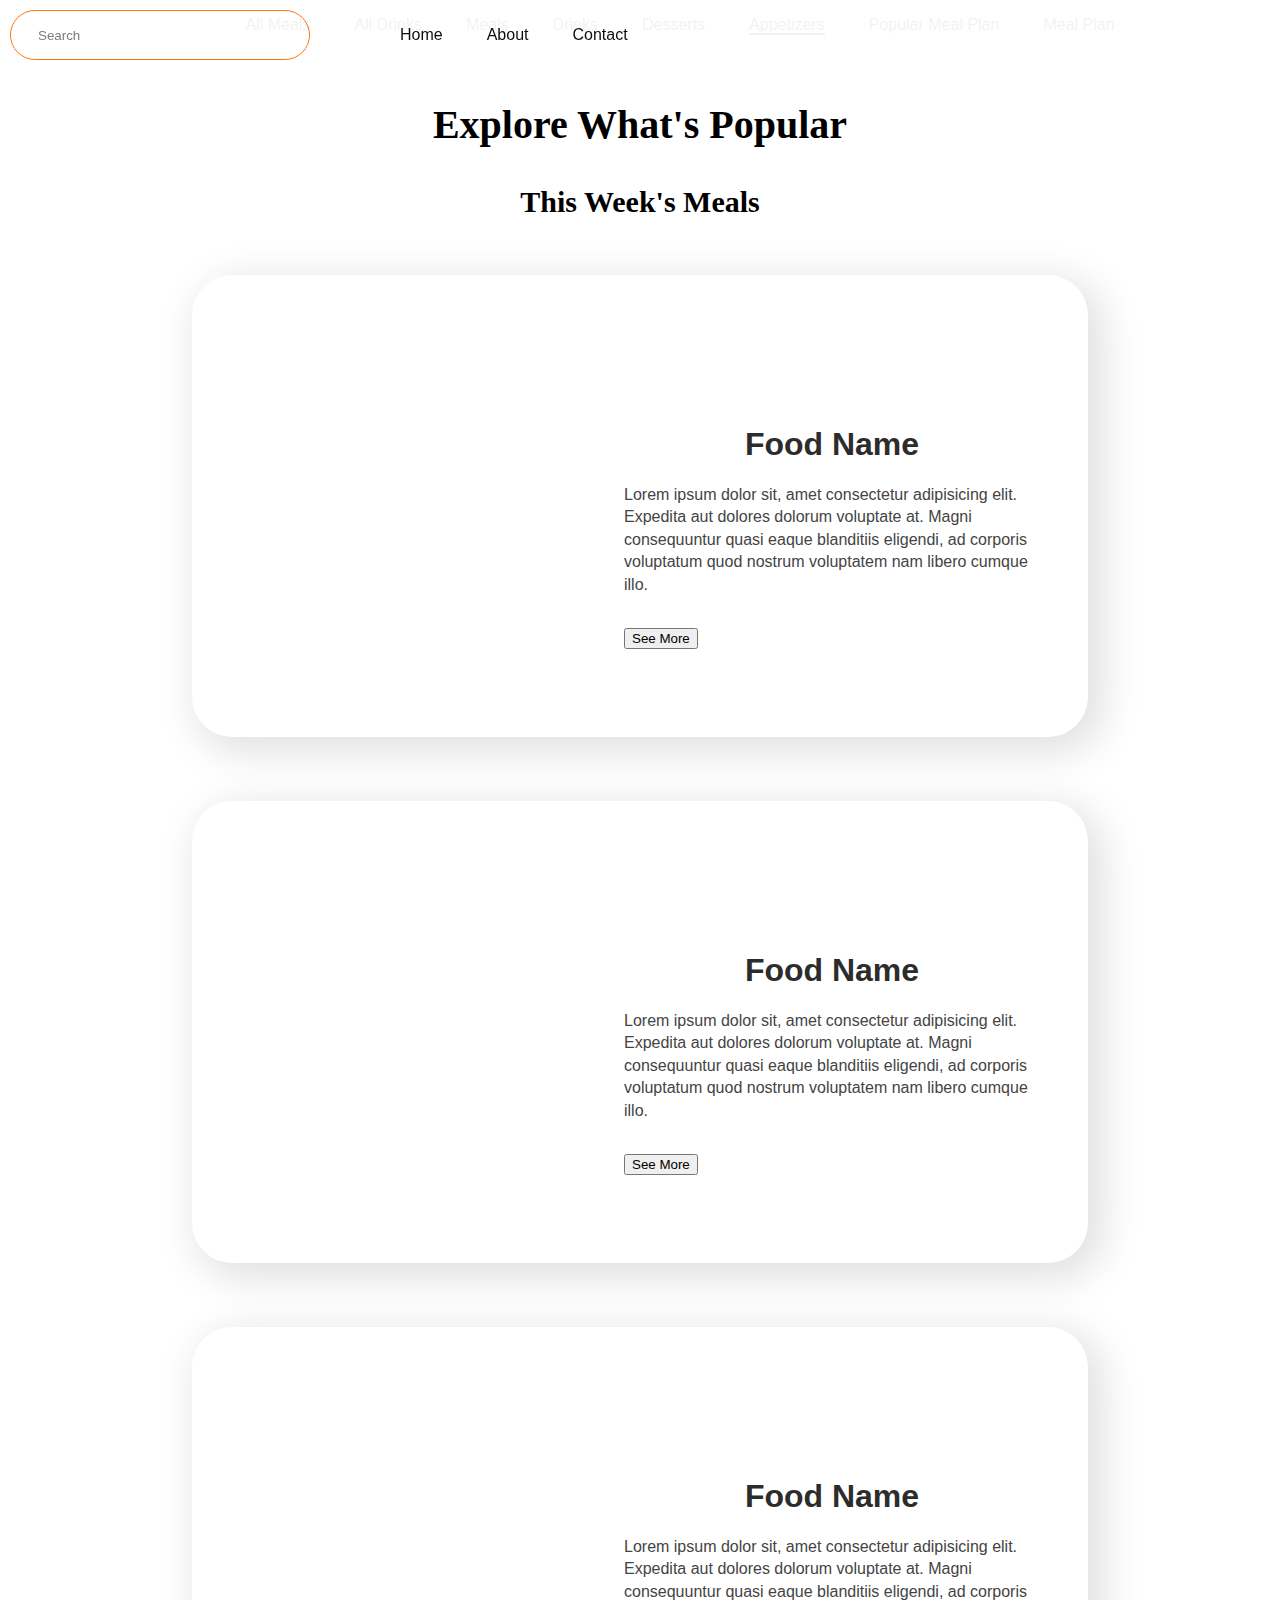
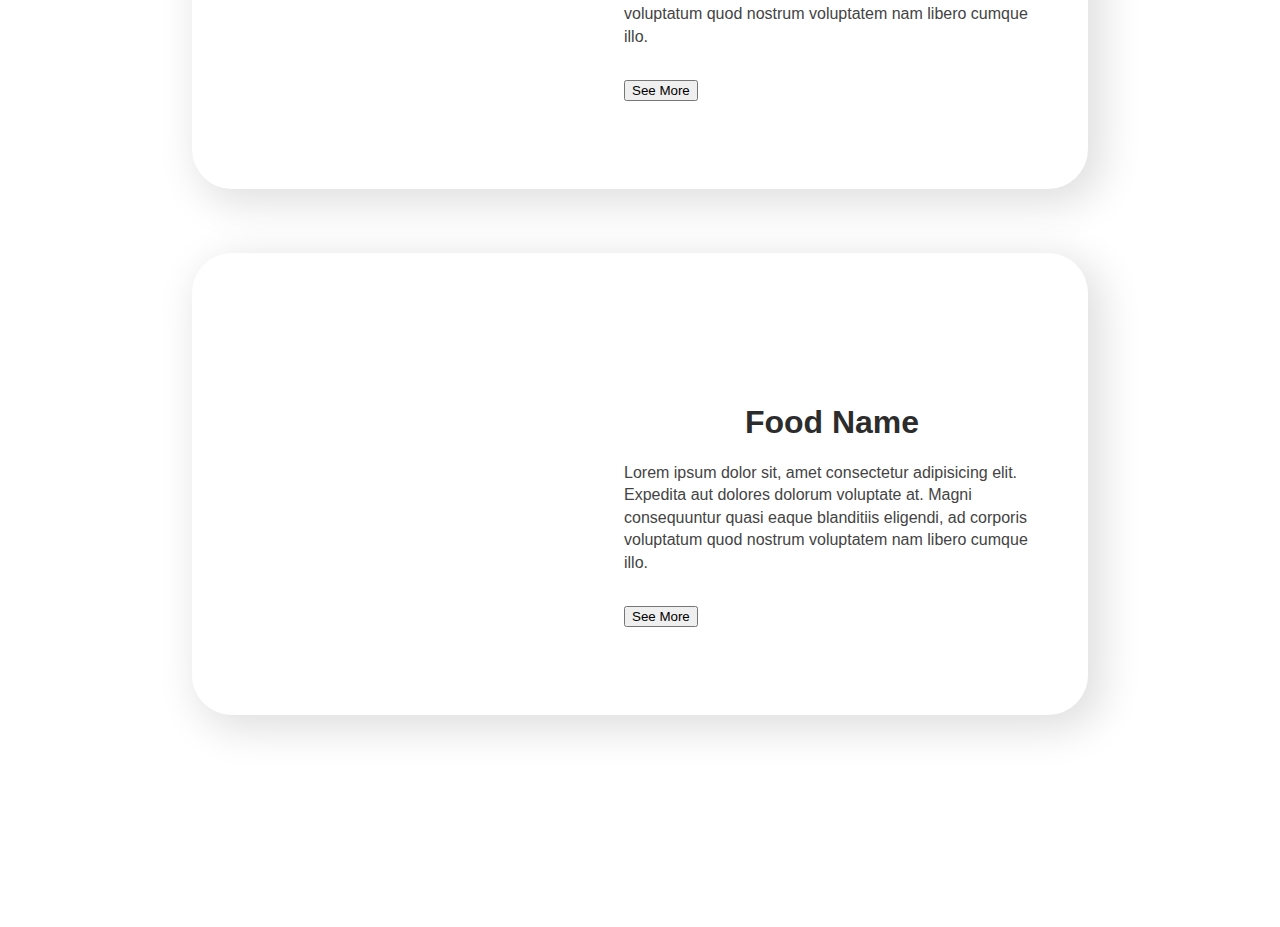
<file: popularMeals.html>
<!DOCTYPE html>
<html lang="en">
    <head>
        <title>Trending - MealPrep</title>
        <link rel="stylesheet" href="styles.css">
        <!-- cdnjs font-awesome for fonts/images like magnifier search -->
        <link rel="stylesheet" href="https://cdnjs.cloudflare.com/ajax/libs/font-awesome/6.5.2/css/all.min.css" 
        integrity="sha512-SnH5WK+bZxgPHs44uWIX+LLJAJ9/2PkPKZ5QiAj6Ta86w+fsb2TkcmfRyVX3pBnMFcV7oQPJkl9QevSCWr3W6A==" 
        crossorigin="anonymous" referrerpolicy="no-referrer" />
        <style>
        </style>

    </head>


<body>

    <nav>
        <form class="input-container">
            <input type="text" class="input" placeholder="Search"/>
            <i class="fa-solid fa-magnifying-glass magnifier"></i>
        </form>

        <ul>
            <li>Home</li>
            <li>About</li>
            <li href="contact.html">Contact</li>
        </ul>
        <br>
    </nav>


    <ul style="text-align: center;">
        <li><a href="all_meals.php" style="text-decoration: none; color: black;">All Meals</a></li>
        <li><a href="all_drinks.php" style="text-decoration: none; color: black;">All Drinks</a></li>
        <li><a href="popularMeals.html" style="text-decoration: none; color: black;">Meals</a></li>
        <li><a href="popularDrinks.html" style="text-decoration: none; color: black;">Drinks</a></li>
        <li><a href="popularDesserts.html" style="text-decoration: none; color: black;">Desserts</a></li>
        <li><a href="" style="border-color: black; border-bottom: 2px solid; text-decoration: none; color: black;">Appetizers</a></li>
        <li><a href="popularMealPlans.html" style="text-decoration: none; color: black;">Popular Meal Plan</a></li>
        <li><a href="view_plan.php" style="text-decoration: none; color: black;">Meal Plan</a></li>
    </ul>

    <h1 style="text-align: center; padding-top: 40px; font-size: 40px; font-family: Cambria, Cochin, Georgia, Times, 'Times New Roman', serif;">Explore What's Popular</h1>
    <h2 style="text-align: center; padding-top: 10px; font-size: 30px; font-family: Cambria, Cochin, Georgia, Times, 'Times New Roman', serif;">This Week's Meals</h2>

    <main>
        <div class="container">
            <div class="img"></div>

            <div class="content-container">
                <h1 class="title">Food Name</h1>
                <p class="info">Lorem ipsum dolor sit, amet consectetur adipisicing elit. 
                    Expedita aut dolores dolorum voluptate at. Magni consequuntur quasi eaque blanditiis eligendi, 
                    ad corporis voluptatum quod nostrum voluptatem nam libero cumque illo.</p>
                    <a href="#"><button> See More </button></a>
            </div>
        </div>
    </main>

    <main>
        <div class="container">
            <div class="img"></div>

            <div class="content-container">
                <h1 class="title">Food Name</h1>
                <p class="info">Lorem ipsum dolor sit, amet consectetur adipisicing elit. 
                    Expedita aut dolores dolorum voluptate at. Magni consequuntur quasi eaque blanditiis eligendi, 
                    ad corporis voluptatum quod nostrum voluptatem nam libero cumque illo.</p>
                    <a href="#"><button> See More </button></a>
            </div>
        </div>
    </main>

    <main>
        <div class="container">
            <div class="img"></div>

            <div class="content-container">
                <h1 class="title">Food Name</h1>
                <p class="info">Lorem ipsum dolor sit, amet consectetur adipisicing elit. 
                    Expedita aut dolores dolorum voluptate at. Magni consequuntur quasi eaque blanditiis eligendi, 
                    ad corporis voluptatum quod nostrum voluptatem nam libero cumque illo.</p>
                    <a href="#"><button> See More </button></a>
            </div>
        </div>
    </main>

    <main>
        <div class="container">
            <div class="img"></div>

            <div class="content-container">
                <h1 class="title">Food Name</h1>
                <p class="info">Lorem ipsum dolor sit, amet consectetur adipisicing elit. 
                    Expedita aut dolores dolorum voluptate at. Magni consequuntur quasi eaque blanditiis eligendi, 
                    ad corporis voluptatum quod nostrum voluptatem nam libero cumque illo.</p>
                <a href="#"><button> See More </button></a>
            </div>
        </div>
    </main>

    <section class="ingredients"></section>




</body>

</html>
</file>
<file: styles.css>
* {
    box-sizing: border-box;
}
html, body {

margin:0;

padding:0;

}

a {
  color: #111;
  text-decoration:none;
}

#html{
#background-attachment: fixed;
#background-color: black;
#background-blend-mode: lighten;
#backdrop-filter: blur(8px) brightness(0.5);
#background-image: linear-gradient(145deg, rgba(255,110,0,1), rgba(86,9,121,1));
}

nav{
    position:fixed;
    top: 0;
    left: 0;
    width: 100%;
    display:flex;
    align-items: center;
    flex-wrap: nowrap;
    flex-direction: row;
    background-color:white;
    filter:opacity(95%);
    z-index: 1100;
}

nav a:hover{ 
	color: #ff6e00;  
}

.banner_image {
     width: 100%;
     height:300px;
     object-fit:cover;
  }

.banner {
     left:0;
     right:0;
     width: 100%;
     height: 300px;
     object-fit: cover;
     filter: opacity(90%);
   }

footer{
     position: relative;
     display:flex;
     flex-direction: row;
     flex-wrap: nowrap;
     align-items:center;
     background-color: #ff6e00;
     filter: opacity(80%);
}

footer ul li{
   justify:right;
}

.landing_2{
   display:flex;
   align-items:center;
   flex-wrap: nowrap;
   flex-direction:row;
   justify-content: space-around;
   
}

.icon_bin{
   display:flex;
   align-items:center;
   flex-wrap: nowrap;
   flex-direction:column;
   justify:center;
   text-align:center;
   background-color: #ff6e00;
   border-radius: 10px;
   padding: 20px;
   filter: opacity(80%);

}



.fa-circle{
   color:white;
}

.fa-burger{
   color:#ff6e00;
}

.input-container{
    display: flex;
    align-items: center;
    border: 1px solid #ff6e00;
    padding: 5px;
    width: 300px;
    height: 50px;
    border-radius: 50px;
    margin: 10px;
    position: relative;
    transition: width 1.5s;
}

.input {
    margin: 10px 50px;
    margin-left: 20px;
    width: 100%;
    color: #ff6e00;
    border: none;
    background: transparent;
    outline: none;
    transition-delay: 0.5s;
}

.magnifier{
    position: absolute;
    right: 15px;
    width: 25px;
    text-align: center;
    margin: 0 auto;
    cursor: pointer;
    color: #ff6e00;
}

ul li{
    display: inline;
    margin-left: 40px;
    font-family: sans-serif;
}


main{
    display: flex;
    justify-content: center;
    align-items: center;
}

.container{
    width: 70%;
    padding: 3rem;
    box-shadow: 10px 10px 40px 5px #e0e0e0;
    margin-top: 2rem;
    margin-bottom: 2rem;
    display: flex;
    justify-content: space-between;
    align-items: center;
    border-radius: 40px;

    transition: transform 0.5s ease;
}
.container:hover{
    transform: translateY(-15px);
    transform: scale(1.05);
}


.content-container h1{
    font-family: sans-serif;
    font-size: 2rem;
    color: #2c2c2c;
}

.content-container p{
    font-family: sans-serif;
    line-height: 1.4;
    margin-bottom: 2rem;
    color: #444444;
    width: 26rem;
}

h1{
    text-align: center;
    padding-top: 40px;
    font-size: 40px;
    font-family: "Cambria, Cochin, Georgia, Times, Times New Roman, serif";
}

h2{
    text-align: center;
    padding-top: 10px;
    font-size: 30px;
    font-family: "Cambria, Cohin, Georgia, Times, Times New Roman, serif";

}

h4{
    text-align: center;
    padding-bottom: 10px;
    font-size 25px;
    font-family: "Cambria, Cohin, Georgia, Times, Times New Roman, serif";
}

/*  Increase size for images in the future */       
.img{
    transform: translateX(-120px);
    margin-top: 1rem;
    width: 350px;
    height: 350px;
    border-radius: 300px;
}
 

.ingredients{
    width: 80%;
    margin: 0 auto;
    margin-top: 5rem;
    padding: 50px;
}
.ingredients span{
    display: flex;
    flex-wrap: wrap;
    list-style: none;
}

/* maybe add border and style to description box??? */
.ing {
    padding: 10px 20px;
    border: 2px solid #ff6e00;
    font-family: sans-serif;
    border-radius: 100px;
}

/* see more buttons that can link to a pdf of details + download/print */
/*button{
    border-radius: 20px;
    font-size: 20px;
    background: white;
    }
*/
    button:hover{
        border-color: #ff6e00;
        cursor: pointer;
}

/*formatting for tables */
section {
    float: left;
    width: 500px;
}
table {
    border: 1px solid black;
    border-collapse: collapse;
}

td, th {
    border: 1px dashed black;
    padding: .2em .5em;
    vertical-align: top;
    text-align: left;
}

/*formatting for icon database view */
.page_selectors{
    width: 300px;
    width: 25%;
    margin: auto;
}

.all_block {
    display: flex;
    flex-direction: row;
    flex-wrap: wrap;
    width:75%;
    margin: auto;
}

.view_data img{
    width: 150px;
    border-radius: 40px;
    border: 2px solid black;
}

.recipe_block{
    margin: 15px;
    height: 500px;
    width: 200px;
    box-shadow: 10px 10px 40px 5px #e0e0e0;
    justify-content: space-between;
    align-items: center;
    border-radius: 40px;
    transition: transform 0.5s ease;
    padding-left: 25px;
    padding-top: 5px;
}
.recipe_block:hover{
    transform: translateY(-15px);
    transform: scale(1.05);
}

.recipe_block button{
    margin-bottom: 10px;
}

/*formatting for table database view*/
.table_selectors{
    float: left;
    width: 25%;
    text-align: right;
    height: 100%;
    margin-right: 10px;
}
.table_view{
    float: center;
}

/*formatting for viewing individual recipe pages */

.recipe_page{
    display: flex;
    flex-direction: column;
    width: 75%;
    margin:auto;
    padding: 10px;
}
.recipe_page img{
    border: 2px solid black;
    width: 400px;
    align-self: center;
}

.recipe_page h2{
    font-size: 20px;
    padding: 5px;
}

.recipe_page h3,h4{
    text-align: center;
}

.recipe_page p{
    text-align: center;
}

.recipe_page a{
    text-align: center;
}
</file>
